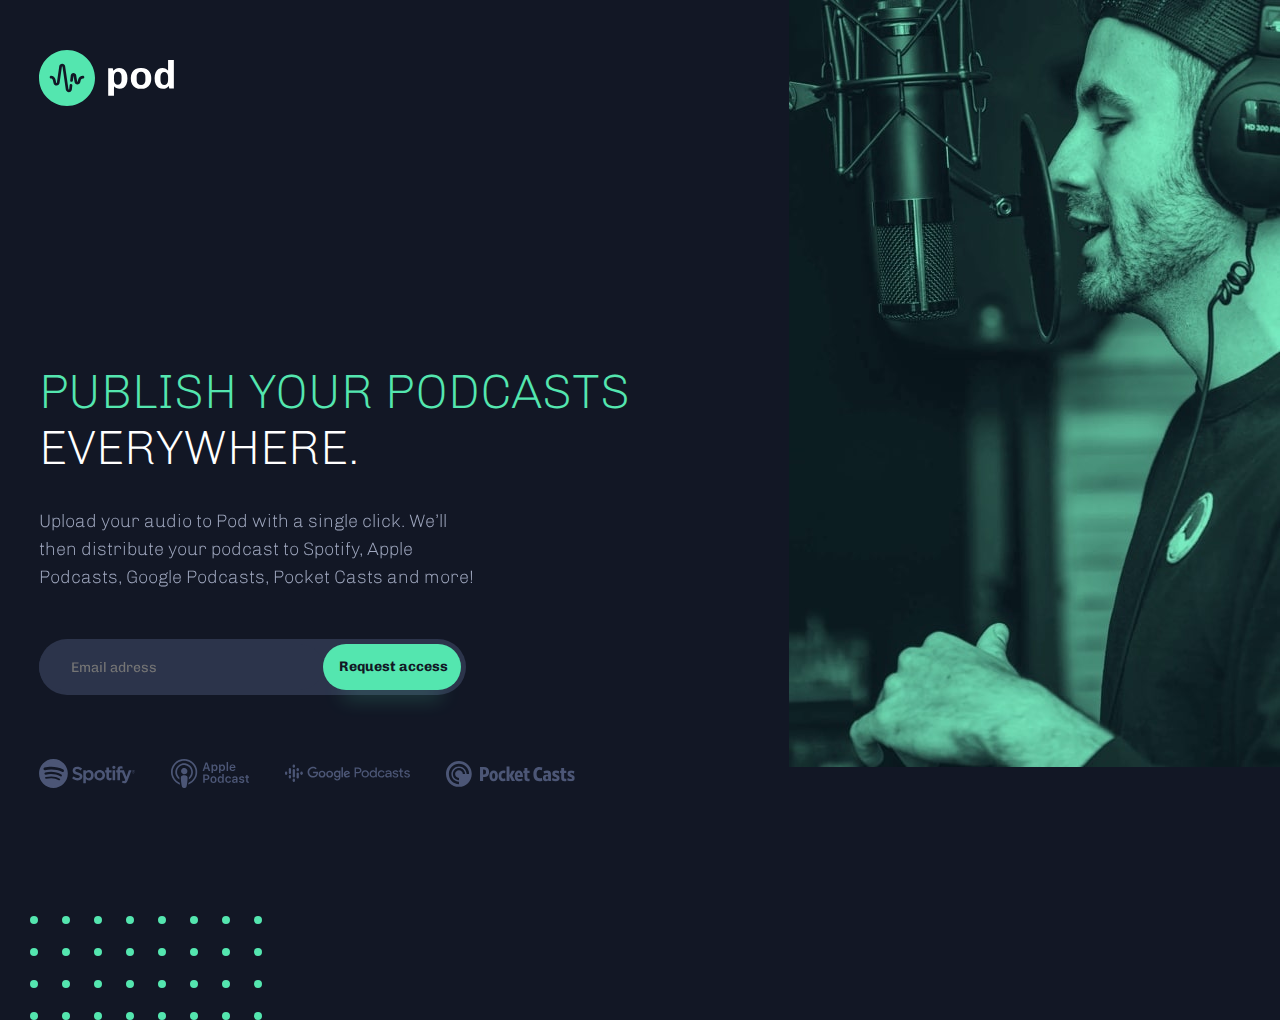
<file: index.html>
<!DOCTYPE html>
<html lang="en">
<head>
  <meta charset="UTF-8">
  <meta name="viewport" content="width=device-width, initial-scale=1.0">

  <link rel="icon" type="image/png" sizes="32x32" href="./assets/favicon-32x32.png">
  <link rel="stylesheet" href="reset.css">
  <link rel="stylesheet" href="style.css">
  <link rel="preconnect" href="https://fonts.googleapis.com">
<link rel="preconnect" href="https://fonts.gstatic.com" crossorigin>
<link href="https://fonts.googleapis.com/css2?family=Chivo&display=swap" rel="stylesheet">
<link rel="preconnect" href="https://fonts.googleapis.com">
<link rel="preconnect" href="https://fonts.gstatic.com" crossorigin>
<link href="https://fonts.googleapis.com/css2?family=Chivo:wght@100&display=swap" rel="stylesheet">
  
  <title> Pod request access landing page</title>
</head>


<body>
   
   <div class="background">
       
   </div>
   <img class="logo" src="assets/mobile/pod.svg" alt="logo">
    <div class="main">
          <div class="heading">
            Publish your podcasts <span> everywhere. </span>
          </div>
          <div class="paragraph">
            Upload your audio to Pod with a single click. We’ll then distribute your podcast to Spotify, 
            Apple Podcasts, Google Podcasts, Pocket Casts and more!
          </div>
          <div class="logos">
            <img class="mobile-icons" src="assets/mobile/Shape.svg" alt="Spotify">
            <img class="mobile-icons" src="assets/mobile/apple.svg" alt="apple-Podcast">
            <img class="mobile-icons" src="assets/mobile/google.svg" alt="Google">
            <img class="mobile-icons" src="assets/mobile/pocket casts.svg" alt="pocket-cast">
            <img class="tablet-icons" src="assets/tablet/tablet 1.svg" alt="Spotify">
            <img class="tablet-icons" src="assets/tablet/tablet 2.svg" alt="apple-Podcast">
            <img class="tablet-icons" src="assets/tablet/tablet 3.svg" alt="google">
            <img class="tablet-icons" src="assets/tablet/tablet 4.svg" alt="pocket-cast">
          </div>
          <form class="email-submit">
           
            <input type="email" id="email" name="email" placeholder="Email adress">
      
            <input type="button" id="button" value=" Request access">
            
            
          </form>
         
          <div class="error">
            Oops! Please check your email
          </div>

       

          
    </div>
<script src="email-validation.js">

</script>
</body>
</html>
</file>
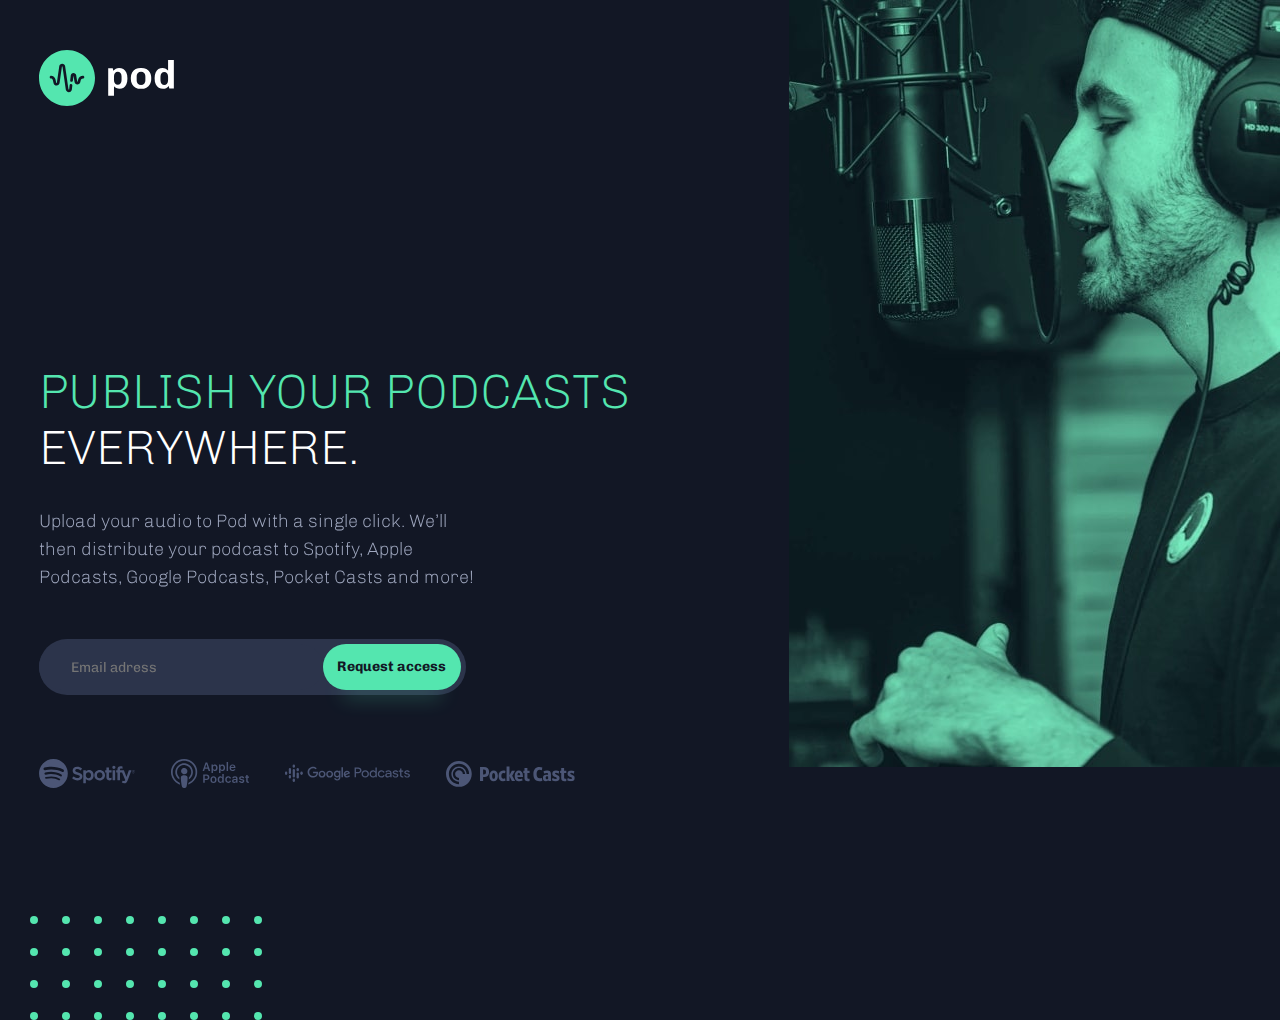
<file: pod-request-access-landing-page/starter-code/index.html>
<!DOCTYPE html>
<html lang="en">
<head>
  <meta charset="UTF-8">
  <meta name="viewport" content="width=device-width, initial-scale=1.0">

  <link rel="icon" type="image/png" sizes="32x32" href="./assets/favicon-32x32.png">
  <link rel="stylesheet" href="reset.css">
  <link rel="stylesheet" href="style.css">
  <link rel="preconnect" href="https://fonts.googleapis.com">
<link rel="preconnect" href="https://fonts.gstatic.com" crossorigin>
<link href="https://fonts.googleapis.com/css2?family=Chivo&display=swap" rel="stylesheet">
<link rel="preconnect" href="https://fonts.googleapis.com">
<link rel="preconnect" href="https://fonts.gstatic.com" crossorigin>
<link href="https://fonts.googleapis.com/css2?family=Chivo:wght@100&display=swap" rel="stylesheet">
  
  <title> Pod request access landing page</title>
</head>


<body>
   
   <div class="background">
       
   </div>
   <img class="logo" src="assets/mobile/pod.svg" alt="logo">
    <div class="main">
          <div class="heading">
            Publish your podcasts <span> everywhere. </span>
          </div>
          <div class="paragraph">
            Upload your audio to Pod with a single click. We’ll then distribute your podcast to Spotify, 
            Apple Podcasts, Google Podcasts, Pocket Casts and more!
          </div>
          <div class="logos">
            <img class="mobile-icons" src="assets/mobile/Shape.svg" alt="Spotify">
            <img class="mobile-icons" src="assets/mobile/apple.svg" alt="apple-Podcast">
            <img class="mobile-icons" src="assets/mobile/google.svg" alt="Google">
            <img class="mobile-icons" src="assets/mobile/pocket casts.svg" alt="pocket-cast">
            <img class="tablet-icons" src="assets/tablet/tablet 1.svg" alt="Spotify">
            <img class="tablet-icons" src="assets/tablet/tablet 2.svg" alt="apple-Podcast">
            <img class="tablet-icons" src="assets/tablet/tablet 3.svg" alt="google">
            <img class="tablet-icons" src="assets/tablet/tablet 4.svg" alt="pocket-cast">
          </div>
          <form class="email-submit">
           
            <input type="email" id="email" name="email" placeholder="Email adress">
      
            <button id="button">
              Request access
            </button>
            
          </form>
          <div class="error">
            Oops! Please check your email
          </div>

          
    </div>
<script src="email-validation.js">

</script>
</body>
</html>
</file>
<file: style.css>
*{
    box-sizing: border-box;
    margin: 0;
    padding: 0;
}
html{
    font-size: 62.5%;
}
body{
    display: flex;
    flex-direction: column;
    align-items: center;
   overflow-y: hidden;

}

.background{
    background-image: url(assets/mobile/image-host.jpg);
    background-position: top;
    position: absolute;
    background-size: auto;
    width: 100%;
    height: 100%;
    background-repeat: no-repeat;
    mix-blend-mode: screen;
    filter: brightness(0.1);
   

}
.logo{
    width: 13.485rem;
height: 5.6rem;
margin-top: 6.2rem;

}
.main{
    margin-top: 5.7rem;
    margin-bottom: 9.4rem;
}

.heading{
    order: 1;
    width: 32.7rem;
    height: 7.6rem;
    font-family: 'Chivo';
font-style: normal;
font-weight: 100;
font-size: 2.6rem;
line-height: 3.8rem;
text-align: center;
text-transform: uppercase;

color: #54E6AF;
filter: opacity(0.8);
}
span{
    color: white;
}
.paragraph{
    order: 2;
    width: 32.7rem;
    height: 10rem;
font-family: 'Chivo';
font-style: normal;
font-weight: 100;
font-size: 1.5rem;
line-height: 2.5rem;


text-align: center;

color: #C2CBE5;
margin-top: 1.6rem;
filter: opacity(0.8);
}
.logos{
    order: 3;
    display: flex;
    flex-direction: row;
    justify-content: space-between;
    filter: opacity(0.8);
    margin-top: 3.4rem;
}
.error{
    order:4;
}
.email-submit{
    order: 5;
    margin-top: 4.8rem;
   
    display: flex;
    flex-direction: column;
    row-gap:  1.6rem;
    
}
#email{
 background-color: #2C344B;
 
 mix-blend-mode: normal;
 color: white;
 font-family: 'Chivo';
font-style: normal;
font-weight: normal;
font-size: 1.4rem;
line-height: 2.8rem;
border-radius: 2.8rem;
width: 32.7rem;
height: 4.6rem;
border-style: none;
filter: opacity(1);
padding-left: 3.2rem;
}

#button{
    box-shadow: 0rem 2.5rem 2rem -2rem rgba(84, 230, 175, 0.497913);
    background-color:  #54E6AF;
    width: 32.6rem;
    height: 4.6rem;
    border-radius: 2.8rem;
    font-family: 'Chivo';
font-style: normal;
font-weight: bold;
font-size: 1.4rem;
line-height: 2.8rem;
color:  #121725;
border-style: none;
mix-blend-mode: normal;
z-index: 1;

}
#button:hover{
    background-color: #B3FFE2;
    cursor: pointer;
}
#button:active{
    background-color: #B3FFE2;
   
}
.error{
    font-size:1.2rem;
    line-height: 1.42rem;
    margin-left: 3.2rem;
    order:4;
    color: #FB3E3E;
   display: none;
    margin-top: 0.8rem;
}



.tablet-icons{
    display: none;
}


@media screen and (min-width: 768px) {
    body{
        align-items: flex-start;
        overflow-y: visible;
     
    }
 .background{
    background: none;
    background-image: url(assets/tablet/image-host.jpg), url(assets/desktop/bg-pattern-dots.svg);
    background-repeat: no-repeat;
    width: 100%;
    height: 102rem;
    background-position: top right, bottom left 3rem;
    background-color: #121725;
    filter: none;
    mix-blend-mode: normal;
   
 }
 .main{
    background: #121725;
    position: relative;
    width: 63.5rem;
    height: 50.9rem;
    display: flex;
    flex-direction: column;
    padding-top: 9.3rem;
   margin-top: 16.5rem;
   margin-left: 3.9rem;
 }
 .heading, .pragraph{
    filter: none;
 }
 .heading{
    order: 1;
    font-size:4.8rem;
    line-height: 5.6rem;
    width:63.5rem;
    height: 11.2rem;
    text-align: left;
 }
 .paragraph{
    order: 2;
    font-size: 1.8rem;
line-height: 2.8rem;
text-align: left;
width: 44.5rem;
height: 8.4rem;
margin-top: 3.1rem;
 }
 .logo{
    position: relative;
    margin-left: 3.9rem;
    margin-top: 5.0rem;
 }
 .logos{
    order:5;
    margin-right: 9.9rem;
    margin-top: 6.4rem;
 }
 .email-submit{
    width: 42.7rem;
    height: 5.6rem;
    background: #2C344B;
    order: 3;
    flex-direction: row;
    border-radius: 2.8rem;
    align-items: center;
    
 }
 .error{
    order: 4;
    font-size:1.2rem;
    line-height: 1.42rem;
    margin-left: 3.2rem;
 }
 .mobile-icons{
    display: none;
 }
 .tablet-icons{
    display: block;
 }
 #button{
    width: 16.2rem;
    height: 4.6rem;
    margin-right: 0.5rem;
    margin-top: 0.5rem;
    margin-bottom: 0.5rem;

 }

}

@media screen and (min-width: 1440px) {
    body{
        
    }
    .background{
        background: none;
        background-image: url(assets/desktop/bg-pattern-dots.svg), url(assets/desktop/image-host.jpg);
        width: 100%;
        height: 100%;
        background-repeat: no-repeat;
        background-color: #121725;
        background-position: bottom 7.8rem  right, center right;
        
        
      
       
    }
    .main{
        width: 72.3rem;
        height: 50.9rem;
        margin-top: 16.8rem;
        margin-left: 16.5rem;
        padding-top: 8.8rem;
        margin-bottom: 13rem;
    }
    .heading{
       font-size: 5.2rem;
       line-height: 6.2rem;
    }
  .paragraph{
    font-size: 1.8rem;
    line-height: 2.8rem;
  }
  .logo{
    margin-left: 16.5rem;
    margin-top: 10.2rem;
  }
}
</file>
<file: pod-request-access-landing-page/starter-code/style.css>
*{
    box-sizing: border-box;
    margin: 0;
    padding: 0;
}
html{
    font-size: 62.5%;
}
body{
    display: flex;
    flex-direction: column;
    align-items: center;
    overflow-y: hidden;

}

.background{
    background-image: url(assets/mobile/image-host.jpg);
    background-position: top;
    position: absolute;
    background-size: auto;
    width: 100%;
    height: 100%;
    background-repeat: no-repeat;
    mix-blend-mode: screen;
    filter: brightness(0.1);
   

}
.logo{
    width: 13.485rem;
height: 5.6rem;
margin-top: 6.2rem;

}
.main{
    margin-top: 5.7rem;
    margin-bottom: 9.4rem;
}

.heading{
    order: 1;
    width: 32.7rem;
    height: 7.6rem;
    font-family: 'Chivo';
font-style: normal;
font-weight: 100;
font-size: 2.6rem;
line-height: 3.8rem;
text-align: center;
text-transform: uppercase;

color: #54E6AF;
filter: opacity(0.8);
}
span{
    color: white;
}
.paragraph{
    order: 2;
    width: 32.7rem;
    height: 10rem;
font-family: 'Chivo';
font-style: normal;
font-weight: 100;
font-size: 1.5rem;
line-height: 2.5rem;


text-align: center;

color: #C2CBE5;
margin-top: 1.6rem;
filter: opacity(0.8);
}
.logos{
    order: 3;
    display: flex;
    flex-direction: row;
    justify-content: space-between;
    filter: opacity(0.8);
    margin-top: 3.4rem;
}
.error{
    order:4;
}
.email-submit{
    order: 5;
    margin-top: 4.8rem;
   
    display: flex;
    flex-direction: column;
    row-gap:  1.6rem;
    
}
#email{
 background-color: #2C344B;
 
 mix-blend-mode: normal;
 color: white;
 font-family: 'Chivo';
font-style: normal;
font-weight: normal;
font-size: 1.4rem;
line-height: 2.8rem;
border-radius: 2.8rem;
width: 32.7rem;
height: 4.6rem;
border-style: none;
filter: opacity(1);
padding-left: 3.2rem;
}

button{
    box-shadow: 0rem 2.5rem 2rem -2rem rgba(84, 230, 175, 0.497913);
    background-color:  #54E6AF;
    width: 32.6rem;
    height: 4.6rem;
    border-radius: 2.8rem;
    font-family: 'Chivo';
font-style: normal;
font-weight: bold;
font-size: 1.4rem;
line-height: 2.8rem;
color:  #121725;
border-style: none;
mix-blend-mode: normal;

}
button:hover{
    background-color: #B3FFE2;
}




.tablet-icons{
    display: none;
}

.error{
    font-size:1.2rem;
    line-height: 1.42rem;
    margin-left: 3.2rem;
    order:4;
    color: #FB3E3E;
    display: none;
}
@media screen and (min-width: 768px) {
    body{
        align-items: flex-start;
        overflow-y: visible;
     
    }
 .background{
    background: none;
    background-image: url(assets/tablet/image-host.jpg), url(assets/desktop/bg-pattern-dots.svg);
    background-repeat: no-repeat;
    width: 100%;
    height: 102rem;
    background-position: top right, bottom left 3rem;
    background-color: #121725;
    filter: none;
    mix-blend-mode: normal;
   
 }
 .main{
    background: #121725;
    position: relative;
    width: 63.5rem;
    height: 50.9rem;
    display: flex;
    flex-direction: column;
    padding-top: 9.3rem;
   margin-top: 16.5rem;
   margin-left: 3.9rem;
 }
 .heading, .pragraph{
    filter: none;
 }
 .heading{
    order: 1;
    font-size:4.8rem;
    line-height: 5.6rem;
    width:63.5rem;
    height: 11.2rem;
    text-align: left;
 }
 .paragraph{
    order: 2;
    font-size: 1.8rem;
line-height: 2.8rem;
text-align: left;
width: 44.5rem;
height: 8.4rem;
margin-top: 3.1rem;
 }
 .logo{
    position: relative;
    margin-left: 3.9rem;
    margin-top: 5.0rem;
 }
 .logos{
    order:5;
    margin-right: 9.9rem;
    margin-top: 6.4rem;
 }
 .email-submit{
    width: 42.7rem;
    height: 5.6rem;
    background: #2C344B;
    order: 3;
    flex-direction: row;
    border-radius: 2.8rem;
    align-items: center;
    
 }
 .error{
    order: 4;
    font-size:1.2rem;
    line-height: 1.42rem;
    margin-left: 3.2rem;
 }
 .mobile-icons{
    display: none;
 }
 .tablet-icons{
    display: block;
 }
 button{
    width: 16.2rem;
    height: 4.6rem;
    margin-right: 0.5rem;
    margin-top: 0.5rem;
    margin-bottom: 0.5rem;

 }

}

@media screen and (min-width: 1440px) {
    body{
        
    }
    .background{
        background: none;
        background-image: url(assets/desktop/bg-pattern-dots.svg), url(assets/desktop/image-host.jpg);
        width: 100%;
        height: 100%;
        background-repeat: no-repeat;
        background-color: #121725;
        background-position: bottom 7.8rem  right, center right;
        
        
      
       
    }
    .main{
        width: 72.3rem;
        height: 50.9rem;
        margin-top: 16.8rem;
        margin-left: 16.5rem;
        padding-top: 8.8rem;
        margin-bottom: 13rem;
    }
    .heading{
       font-size: 5.2rem;
       line-height: 6.2rem;
    }
  .paragraph{
    font-size: 1.8rem;
    line-height: 2.8rem;
  }
  .logo{
    margin-left: 16.5rem;
    margin-top: 10.2rem;
  }
}
</file>
